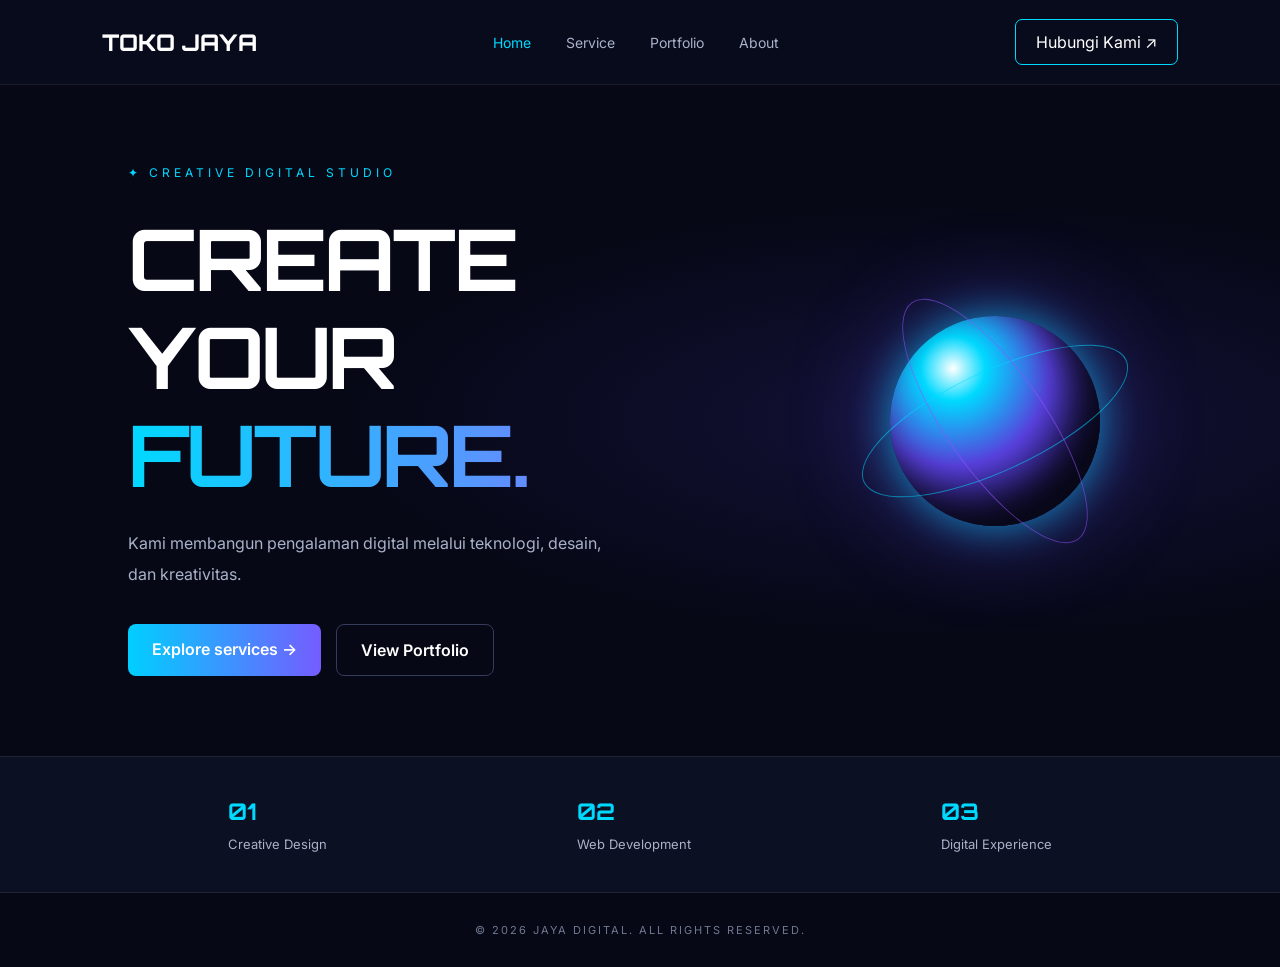
<file: index.html>
<!DOCTYPE html>
<html lang="id">
<head>
    <meta charset="UTF-8">
    <meta name="viewport" content="width=device-width, initial-scale=1.0">

    <title>Jaya Digital | Future Creative</title>

    <link rel="stylesheet" href="style.css">
</head>

<body>

<header class="navbar">
    <a href="index.html" class="logo">
       TOKO JAYA<span></span>
    </a>

    <nav>
        <a href="index.html" class="active">Home</a>
        <a href="layanan.html">Service</a>
        <a href="portfolio.html">Portfolio</a>
        <a href="tentang.html">About</a>
    </nav>

    <a href="kontak.html" class="contact-btn">
        Hubungi Kami ↗
    </a>
</header>

<main>

<section class="hero">

    <div class="hero-content">

        <p class="eyebrow">
            ✦ CREATIVE DIGITAL STUDIO
        </p>

        <h1>
            CREATE YOUR
            <span>FUTURE.</span>
        </h1>

        <p class="description">
            Kami membangun pengalaman digital
            melalui teknologi, desain, dan kreativitas.
        </p>

        <div class="hero-buttons">
            <a href="layanan.html" class="primary-btn">
                Explore services →
            </a>

            <a href="portfolio.html" class="secondary-btn">
                View Portfolio
            </a>
        </div>

    </div>

    <div class="orb-container">
        <div class="orb"></div>
        <div class="orbit orbit-one"></div>
        <div class="orbit orbit-two"></div>
    </div>

</section>

<section class="bottom-info">
    <div>
        <h3>01</h3>
        <p>Creative Design</p>
    </div>

    <div>
        <h3>02</h3>
        <p>Web Development</p>
    </div>

    <div>
        <h3>03</h3>
        <p>Digital Experience</p>
    </div>
</section>

</main>

<footer>
    © 2026 JAYA DIGITAL. ALL RIGHTS RESERVED.
</footer>

<script src="script.js"></script>

</body>
</html>
</file>
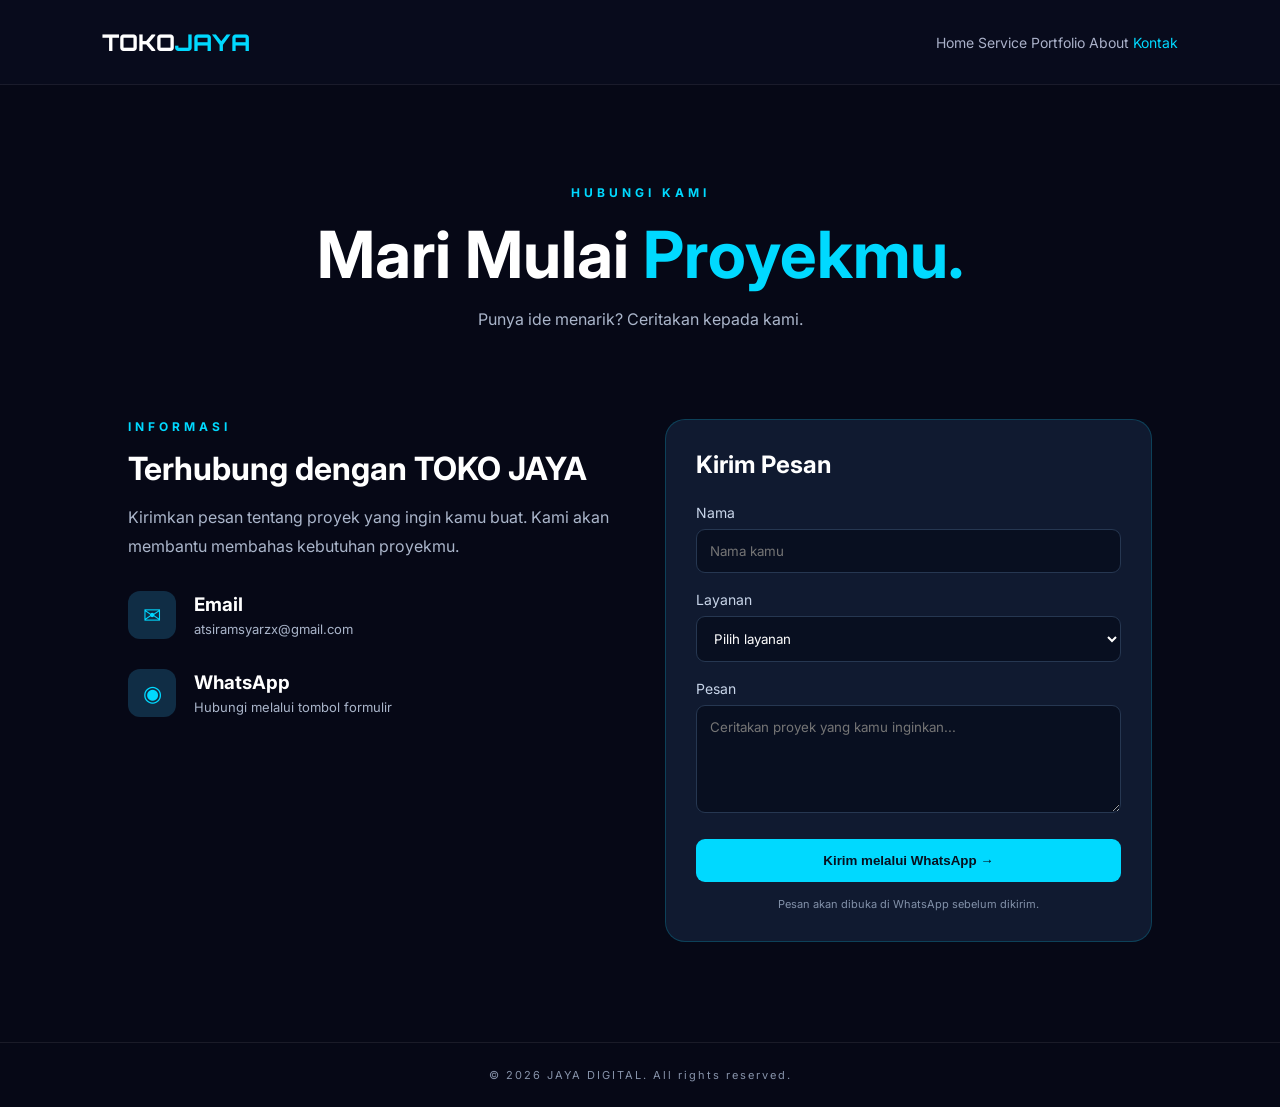
<file: kontak.html>
<!DOCTYPE html>
<html lang="id">
<head>
  <meta charset="UTF-8">
  <meta name="viewport" content="width=device-width, initial-scale=1.0">
  <title>Kontak | TOKO JAYA</title>
  <link rel="stylesheet" href="style.css">
</head>
<body>

  <nav class="navbar">
    <div class="logo">TOKO<span>JAYA</span></div>
    <div class="nav-links">
      <a href="index.html">Home</a>
      <a href="layanan.html">Service</a>
      <a href="portfolio.html">Portfolio</a>
      <a href="tentang.html">About</a>
      <a href="kontak.html" class="active">Kontak</a>
    </div>
  </nav>

  <header class="contact-hero">
    <p class="section-label">HUBUNGI KAMI</p>
    <h1>Mari Mulai <span>Proyekmu.</span></h1>
    <p>Punya ide menarik? Ceritakan kepada kami.</p>
  </header>

  <section class="contact-container">

    <div class="contact-info">
      <p class="section-label">INFORMASI</p>
      <h2>Terhubung dengan TOKO JAYA</h2>
      <p>
        Kirimkan pesan tentang proyek yang ingin kamu buat.
        Kami akan membantu membahas kebutuhan proyekmu.
      </p>

      <div class="contact-item">
        <span>✉</span>
        <div>
          <h3>Email</h3>
          <p>atsiramsyarzx@gmail.com</p>
        </div>
      </div>

      <div class="contact-item">
        <span>◉</span>
        <div>
          <h3>WhatsApp</h3>
          <p>Hubungi melalui tombol formulir</p>
        </div>
      </div>
    </div>

    <form class="contact-form" id="contactForm">
      <h2>Kirim Pesan</h2>

      <label for="nama">Nama</label>
      <input id="nama" type="text" placeholder="Nama kamu" required>

      <label for="layanan">Layanan</label>
      <select id="layanan" required>
        <option value="">Pilih layanan</option>
        <option>Website Development</option>
        <option>Graphic Design</option>
        <option>Video Editing</option>
        <option>Lainnya</option>
      </select>

      <label for="pesan">Pesan</label>
      <textarea id="pesan" rows="5"
        placeholder="Ceritakan proyek yang kamu inginkan..."
        required></textarea>

      <button type="submit">Kirim melalui WhatsApp →</button>
      <p class="form-note">
        Pesan akan dibuka di WhatsApp sebelum dikirim.
      </p>
    </form>

  </section>

  <footer class="portfolio-footer">
    <p>© 2026 JAYA DIGITAL. All rights reserved.</p>
  </footer>

  <script src="script.js"></script>
</body>
</html>
</file>
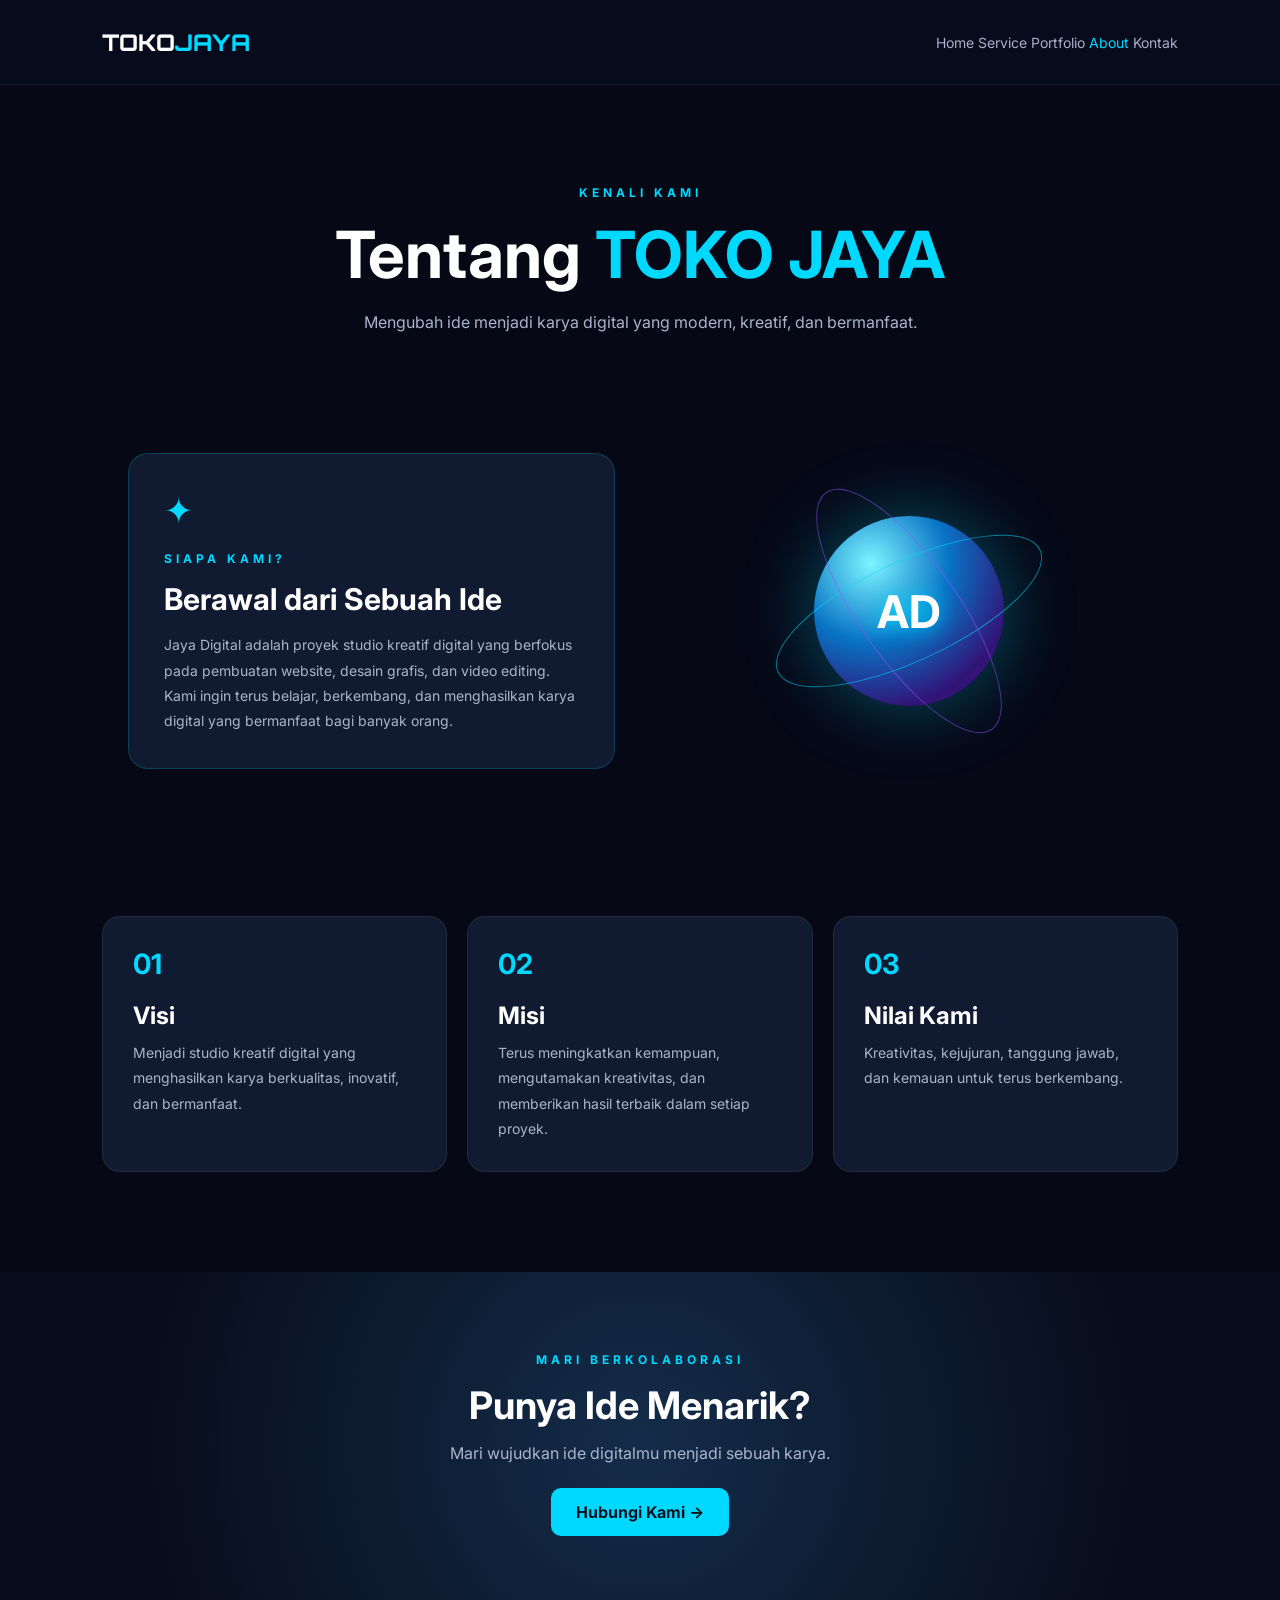
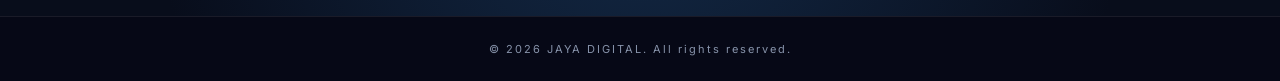
<file: tentang.html>
<!DOCTYPE html>
<html lang="id">
<head>
  <meta charset="UTF-8">
  <meta name="viewport" content="width=device-width, initial-scale=1.0">
  <title>Tentang Kami | TOKO DIGITAL</title>
  <link rel="stylesheet" href="style.css">
</head>

<body>

  <nav class="navbar">
    <div class="logo">TOKO<span>JAYA</span></div>

    <div class="nav-links">
      <a href="index.html">Home</a>
      <a href="layanan.html">Service</a>
      <a href="portfolio.html">Portfolio</a>
      <a href="tentang.html" class="active">About</a>
      <a href="kontak.html">Kontak</a>
    </div>
  </nav>

  <header class="about-hero">
    <p class="section-label">KENALI KAMI</p>
    <h1>Tentang <span>TOKO JAYA</span></h1>
    <p>
      Mengubah ide menjadi karya digital yang modern,
      kreatif, dan bermanfaat.
    </p>
  </header>

  <section class="about-content">

    <div class="about-card">
      <div class="about-icon">✦</div>
      <p class="section-label">SIAPA KAMI?</p>
      <h2>Berawal dari Sebuah Ide</h2>
      <p>
        Jaya Digital adalah proyek studio kreatif digital
        yang berfokus pada pembuatan website, desain grafis,
        dan video editing.
      </p>
      <p>
        Kami ingin terus belajar, berkembang, dan menghasilkan
        karya digital yang bermanfaat bagi banyak orang.
      </p>
    </div>

    <div class="about-visual">
      <div class="about-orb"></div>
      <div class="about-orb-inner">AD</div>
      <div class="orbit orbit-one"></div>
      <div class="orbit orbit-two"></div>
    </div>

  </section>

  <section class="vision-section">
    <div class="vision-card">
      <span>01</span>
      <h2>Visi</h2>
      <p>
        Menjadi studio kreatif digital yang menghasilkan
        karya berkualitas, inovatif, dan bermanfaat.
      </p>
    </div>

    <div class="vision-card">
      <span>02</span>
      <h2>Misi</h2>
      <p>
        Terus meningkatkan kemampuan, mengutamakan kreativitas,
        dan memberikan hasil terbaik dalam setiap proyek.
      </p>
    </div>

    <div class="vision-card">
      <span>03</span>
      <h2>Nilai Kami</h2>
      <p>
        Kreativitas, kejujuran, tanggung jawab,
        dan kemauan untuk terus berkembang.
      </p>
    </div>
  </section>

  <section class="about-cta">
    <p class="section-label">MARI BERKOLABORASI</p>
    <h2>Punya Ide Menarik?</h2>
    <p>Mari wujudkan ide digitalmu menjadi sebuah karya.</p>
    <a href="kontak.html" class="about-button">
      Hubungi Kami →
    </a>
  </section>

  <footer class="portfolio-footer">
    <p>© 2026 JAYA DIGITAL. All rights reserved.</p>
  </footer>

</body>
</html>
</file>
<file: style.css>
@import url('https://fonts.googleapis.com/css2?family=Orbitron:wght@500;700;800&family=Inter:wght@400;500;600;700&display=swap');

* {
    margin: 0;
    padding: 0;
    box-sizing: border-box;
}

body {
    background: #060816;
    color: white;
    font-family: 'Inter', sans-serif;
    overflow-x: hidden;
}

/* NAVBAR */

.navbar {
    height: 85px;
    padding: 0 8%;
    display: flex;
    align-items: center;
    justify-content: space-between;
    background: rgba(10, 13, 32, 0.7);
    backdrop-filter: blur(20px);
    border-bottom: 1px solid #ffffff12;
    position: relative;
    z-index: 10;
}

.logo {
    font-family: 'Orbitron', sans-serif;
    font-size: 23px;
    font-weight: 800;
    color: white;
    text-decoration: none;
}

.logo span {
    color: #00d9ff;
}

nav {
    display: flex;
    gap: 35px;
}

nav a {
    color: #aab1c9;
    text-decoration: none;
    font-size: 14px;
    transition: 0.3s;
}

nav a:hover,
nav a.active {
    color: #00d9ff;
}

.contact-btn {
    color: white;
    text-decoration: none;
    border: 1px solid #00d9ff;
    padding: 12px 20px;
    border-radius: 7px;
    transition: 0.3s;
}

.contact-btn:hover {
    background: #00d9ff;
    color: #060816;
}

/* HERO */

.hero {
    min-height: 650px;
    display: flex;
    align-items: center;
    padding: 80px 10%;
    position: relative;
    background:
        radial-gradient(
            ellipse at 75% 50%,
            #27206b66,
            transparent 45%
        );
}

.hero-content {
    max-width: 650px;
    z-index: 2;
}

.eyebrow {
    color: #00d9ff;
    letter-spacing: 4px;
    font-size: 12px;
    margin-bottom: 30px;
}

.hero h1 {
    font-family: 'Orbitron', sans-serif;
    font-size: clamp(45px, 7vw, 85px);
    line-height: 1.15;
    letter-spacing: -3px;
}

.hero h1 span {
    display: block;
    background: linear-gradient(
        90deg,
        #00d9ff,
        #a15cff
    );

    -webkit-background-clip: text;
    color: transparent;
}

.description {
    color: #aab1c9;
    line-height: 1.9;
    max-width: 480px;
    margin-top: 25px;
}

/* BUTTONS */

.hero-buttons {
    display: flex;
    gap: 15px;
    margin-top: 35px;
    flex-wrap: wrap;
}

.primary-btn,
.secondary-btn {
    padding: 15px 24px;
    border-radius: 8px;
    text-decoration: none;
    font-weight: 600;
    transition: 0.3s;
}

.primary-btn {
    background: linear-gradient(90deg, #00cfff, #755cff);
    color: white;
}

.secondary-btn {
    border: 1px solid #343b5b;
    color: white;
}

.primary-btn:hover,
.secondary-btn:hover {
    transform: translateY(-5px);
}

/* 3D ORB */

.orb-container {
    position: absolute;
    right: 9%;
    top: 50%;
    transform: translateY(-50%);
    width: 340px;
    height: 340px;
    display: grid;
    place-items: center;
}

.orb {
    width: 210px;
    height: 210px;
    border-radius: 50%;

    background:
        radial-gradient(
            circle at 30% 25%,
            #ffffff,
            #00d9ff 15%,
            #5840dc 45%,
            #100c35 75%
        );

    box-shadow:
        0 0 40px #00d9ff99,
        0 0 100px #674cff77,
        inset -20px -20px 40px #080817;

    animation: float 5s ease-in-out infinite;
}

.orbit {
    position: absolute;
    width: 310px;
    height: 110px;
    border: 2px solid #00d9ff88;
    border-radius: 50%;
}

.orbit-one {
    transform: rotate(-25deg);
}

.orbit-two {
    transform: rotate(55deg);
    border-color: #a15cff88;
}

@keyframes float {
    0%, 100% {
        transform: translateY(0);
    }

    50% {
        transform: translateY(-20px);
    }
}

/* INFO */

.bottom-info {
    display: flex;
    justify-content: space-around;
    padding: 40px 8%;
    border-top: 1px solid #ffffff15;
    border-bottom: 1px solid #ffffff15;
    background: #0b1022;
}

.bottom-info h3 {
    color: #00d9ff;
    font-family: 'Orbitron', sans-serif;
    font-size: 23px;
}

.bottom-info p {
    color: #aab1c9;
    margin-top: 10px;
    font-size: 13px;
}

footer {
    text-align: center;
    padding: 30px;
    color: #707991;
    font-size: 11px;
    letter-spacing: 2px;
}

/* MOBILE */

@media (max-width: 850px) {

    .navbar {
        height: auto;
        padding: 20px 5%;
        flex-wrap: wrap;
        gap: 20px;
    }

    nav {
        gap: 15px;
        flex-wrap: wrap;
    }

    .contact-btn {
        display: none;
    }

    .hero {
        padding: 80px 7%;
        min-height: 750px;
        align-items: flex-start;
    }

    .orb-container {
        top: auto;
        bottom: 30px;
        right: 50%;
        transform: translateX(50%);
        width: 250px;
        height: 250px;
    }

    .orb {
        width: 145px;
        height: 145px;
    }

    .orbit {
        width: 230px;
        height: 85px;
    }

    .bottom-info {
        gap: 25px;
        flex-wrap: wrap;
        text-align: center;
    }
}

/* ==========================
   SERVICES PAGE
========================== */

.services-hero {
    min-height: 430px;
    padding: 80px 10%;
    display: flex;
    align-items: center;
    justify-content: space-between;
    gap: 30px;
    background:
        radial-gradient(circle at 80% 50%, #39217a66, transparent 40%),
        #080d1b;
}

.services-hero h1 {
    font-family: 'Orbitron', sans-serif;
    font-size: clamp(40px, 6vw, 65px);
}

.services-hero h1 span {
    display: block;
    color: #00d9ff;
}

.three-box {
    width: 320px;
    height: 320px;
    flex-shrink: 0;
}

#scene3d {
    width: 100%;
    height: 100%;
    display: block;
}

.services-section {
    padding: 80px 8%;
    text-align: center;
    background: #0a1020;
}

.services-section h2 {
    font-family: 'Orbitron', sans-serif;
    font-size: 35px;
    margin: 15px 0;
}

.section-description {
    color: #aab1c9;
    margin-bottom: 45px;
}

.service-grid {
    display: grid;
    grid-template-columns: repeat(3, 1fr);
    gap: 25px;
    max-width: 1150px;
    margin: auto;
}

.service-card {
    padding: 35px 25px;
    background: linear-gradient(145deg, #171e3c, #0d1428);
    border: 1px solid #ffffff18;
    border-radius: 18px;
    text-align: left;
    transition: 0.35s;
    transform-style: preserve-3d;
}

.service-card:hover {
    transform: perspective(900px) rotateX(5deg) rotateY(-5deg) translateY(-10px);
    border-color: #00d9ff;
    box-shadow: 0 15px 40px #00d9ff20;
}

.service-icon {
    width: 55px;
    height: 55px;
    display: grid;
    place-items: center;
    border-radius: 14px;
    color: #00d9ff;
    background: #00d9ff18;
    font-size: 28px;
    margin-bottom: 25px;
}

.service-card h3 {
    font-size: 20px;
    margin-bottom: 15px;
}

.service-card p {
    color: #aab1c9;
    line-height: 1.8;
    min-height: 80px;
}

.service-card h4 {
    color: #00d9ff;
    margin-top: 20px;
    font-size: 17px;
}

.service-card button {
    width: 100%;
    margin-top: 22px;
}

@media (max-width: 850px) {
    .services-hero {
        flex-direction: column;
        align-items: flex-start;
        padding: 65px 7%;
    }

    .three-box {
        width: 100%;
        max-width: 300px;
        height: 280px;
        align-self: center;
    }

    .service-grid {
        grid-template-columns: 1fr;
    }
}

/* PORTFOLIO PAGE */

.portfolio-hero {
  text-align: center;
  padding: 100px 20px 45px;
}

.portfolio-hero h1 {
  font-size: clamp(35px, 6vw, 65px);
  margin: 15px 0;
}

.portfolio-hero h1 span,
.portfolio-section h2 span {
  color: #00d9ff;
}

.portfolio-hero > p:last-child {
  color: #aab5ca;
  max-width: 550px;
  margin: auto;
  line-height: 1.7;
}

.section-label {
  color: #00d9ff;
  letter-spacing: 4px;
  font-size: 12px;
  font-weight: bold;
}

.portfolio-showcase {
  padding: 10px 8% 60px;
}

.portfolio-3d {
  position: relative;
  height: 350px;
  overflow: hidden;
  border: 1px solid rgba(0, 217, 255, 0.25);
  border-radius: 22px;
  background: radial-gradient(circle, #15264b, #070b19 70%);
}

#portfolioScene {
  width: 100%;
  height: 100%;
  display: block;
}

.scene-caption {
  position: absolute;
  bottom: 20px;
  left: 25px;
  color: #00d9ff;
  letter-spacing: 3px;
  font-size: 11px;
}

.portfolio-section {
  padding: 40px 8% 100px;
  text-align: center;
}

.portfolio-section h2 {
  font-size: 38px;
  margin: 12px 0 40px;
}

.portfolio-grid {
  display: grid;
  grid-template-columns: repeat(3, minmax(0, 1fr));
  gap: 25px;
  text-align: left;
}

.portfolio-card {
  overflow: hidden;
  background: #101a30;
  border: 1px solid rgba(255,255,255,0.08);
  border-radius: 18px;
  transition: 0.3s;
}

.portfolio-card:hover {
  transform: translateY(-8px);
  border-color: #00d9ff;
  box-shadow: 0 15px 35px rgba(0,217,255,0.12);
}

.project-preview {
  min-height: 210px;
  display: flex;
  flex-direction: column;
  align-items: center;
  justify-content: center;
  text-align: center;
  padding: 20px;
}

.project-preview span {
  font-size: 12px;
  letter-spacing: 5px;
  color: #00e5ff;
}

.project-preview h3 {
  font-size: 28px;
  margin: 15px 0 5px;
}

.project-preview p {
  color: #c2cce0;
  font-size: 13px;
}

.website-preview {
  background: radial-gradient(circle at top, #174c70, #10152c);
}

.design-preview {
  background: radial-gradient(circle at top, #603b8b, #17132d);
}

.video-preview {
  background: radial-gradient(circle at top, #8b3b66, #211326);
}

.project-info {
  padding: 22px;
}

.project-info > span {
  color: #00d9ff;
  font-size: 10px;
  letter-spacing: 2px;
}

.project-info h3 {
  margin: 12px 0;
}

.project-info p {
  color: #aab5ca;
  font-size: 13px;
  line-height: 1.6;
  min-height: 42px;
}

.project-info button {
  margin-top: 15px;
  padding: 11px 15px;
  background: transparent;
  color: #00d9ff;
  border: 1px solid #00d9ff;
  border-radius: 8px;
  cursor: pointer;
}

.project-info button:hover {
  background: #00d9ff;
  color: #07101f;
}

.portfolio-footer {
  text-align: center;
  padding: 25px;
  color: #8793aa;
  border-top: 1px solid rgba(255,255,255,0.08);
}

@media (max-width: 850px) {
  .portfolio-grid {
    grid-template-columns: repeat(2, minmax(0, 1fr));
  }
}

@media (max-width: 600px) {
  .portfolio-grid {
    grid-template-columns: 1fr;
  }

  .portfolio-showcase {
    padding-left: 5%;
    padding-right: 5%;
  }

  .portfolio-3d {
    height: 260px;
  }
}

/* ABOUT PAGE */

.about-hero {
  text-align: center;
  padding: 100px 20px 60px;
}

.about-hero h1 {
  font-size: clamp(35px, 6vw, 65px);
  margin: 15px 0;
}

.about-hero h1 span {
  color: #00d9ff;
}

.about-hero > p:last-child {
  color: #aab5ca;
  line-height: 1.7;
}

.about-content {
  display: grid;
  grid-template-columns: 1fr 1fr;
  align-items: center;
  gap: 50px;
  padding: 40px 10% 100px;
}

.about-card {
  background: #101a30;
  border: 1px solid rgba(0,217,255,0.2);
  border-radius: 20px;
  padding: 35px;
}

.about-icon {
  font-size: 35px;
  color: #00d9ff;
  margin-bottom: 20px;
}

.about-card h2 {
  font-size: 30px;
  margin: 15px 0;
}

.about-card p:not(.section-label) {
  color: #aab5ca;
  line-height: 1.8;
  font-size: 14px;
}

.about-visual {
  height: 350px;
  position: relative;
  display: flex;
  align-items: center;
  justify-content: center;
}

.about-orb {
  width: 190px;
  height: 190px;
  border-radius: 50%;
  background: radial-gradient(circle at 30% 25%, #7df5ff, #0874c5 40%, #321477 75%);
  box-shadow: 0 0 70px rgba(0,217,255,0.35);
  animation: aboutFloat 4s ease-in-out infinite;
}

.about-orb-inner {
  position: absolute;
  color: white;
  font-size: 45px;
  font-weight: bold;
  text-shadow: 0 0 20px #00d9ff;
}

.orbit {
  position: absolute;
  width: 290px;
  height: 100px;
  border: 1px solid rgba(0,217,255,0.55);
  border-radius: 50%;
  transform: rotate(-25deg);
}

.orbit-two {
  transform: rotate(55deg);
  border-color: rgba(150,80,255,0.55);
}

@keyframes aboutFloat {
  0%, 100% {
    transform: translateY(0);
  }
  50% {
    transform: translateY(-15px);
  }
}

.vision-section {
  display: grid;
  grid-template-columns: repeat(3, 1fr);
  gap: 20px;
  padding: 30px 8% 100px;
}

.vision-card {
  padding: 30px;
  border-radius: 18px;
  background: #101a30;
  border: 1px solid rgba(255,255,255,0.08);
  transition: 0.3s;
}

.vision-card:hover {
  transform: translateY(-8px);
  border-color: #00d9ff;
}

.vision-card span {
  color: #00d9ff;
  font-size: 28px;
  font-weight: bold;
}

.vision-card h2 {
  margin: 20px 0 10px;
}

.vision-card p {
  color: #aab5ca;
  font-size: 14px;
  line-height: 1.8;
}

.about-cta {
  text-align: center;
  padding: 80px 20px;
  background: radial-gradient(circle, #142c4a, #080d1b 75%);
}

.about-cta h2 {
  font-size: 38px;
  margin: 15px 0;
}

.about-cta > p:not(.section-label) {
  color: #aab5ca;
}

.about-button {
  display: inline-block;
  margin-top: 25px;
  padding: 14px 25px;
  border-radius: 10px;
  background: #00d9ff;
  color: #07101f;
  text-decoration: none;
  font-weight: bold;
  transition: 0.3s;
}

.about-button:hover {
  box-shadow: 0 0 25px rgba(0,217,255,0.5);
  transform: translateY(-3px);
}

@media (max-width: 750px) {
  .about-content {
    grid-template-columns: 1fr;
    padding-left: 6%;
    padding-right: 6%;
  }

  .vision-section {
    grid-template-columns: 1fr;
  }
}

/* CONTACT PAGE */

.contact-hero {
  text-align: center;
  padding: 100px 20px 60px;
}

.contact-hero h1 {
  font-size: clamp(35px, 6vw, 65px);
  margin: 15px 0;
}

.contact-hero h1 span {
  color: #00d9ff;
}

.contact-hero > p:last-child {
  color: #aab5ca;
}

.contact-container {
  display: grid;
  grid-template-columns: 1fr 1fr;
  gap: 50px;
  padding: 30px 10% 100px;
  align-items: start;
}

.contact-info h2 {
  font-size: 32px;
  margin: 15px 0;
}

.contact-info > p:not(.section-label) {
  color: #aab5ca;
  line-height: 1.8;
}

.contact-item {
  display: flex;
  align-items: center;
  gap: 18px;
  margin-top: 30px;
}

.contact-item > span {
  width: 48px;
  height: 48px;
  display: grid;
  place-items: center;
  color: #00d9ff;
  background: #102d45;
  border-radius: 12px;
  font-size: 22px;
}

.contact-item p {
  color: #aab5ca;
  font-size: 13px;
  margin-top: 5px;
}

.contact-form {
  background: #101a30;
  padding: 30px;
  border: 1px solid rgba(0,217,255,0.2);
  border-radius: 20px;
}

.contact-form h2 {
  margin-bottom: 25px;
}

.contact-form label {
  display: block;
  margin: 18px 0 8px;
  color: #c8d5e9;
  font-size: 14px;
}

.contact-form input,
.contact-form select,
.contact-form textarea {
  width: 100%;
  padding: 13px;
  color: white;
  background: #080f20;
  border: 1px solid #263751;
  border-radius: 9px;
  outline: none;
  font-family: inherit;
}

.contact-form input:focus,
.contact-form select:focus,
.contact-form textarea:focus {
  border-color: #00d9ff;
}

.contact-form select option {
  background: #101a30;
}

.contact-form textarea {
  resize: vertical;
}

.contact-form button {
  width: 100%;
  margin-top: 22px;
  padding: 14px;
  background: #00d9ff;
  color: #07101f;
  border: none;
  border-radius: 9px;
  font-weight: bold;
  cursor: pointer;
}

.contact-form button:hover {
  box-shadow: 0 0 20px rgba(0,217,255,0.4);
}

.form-note {
  color: #8291a9;
  font-size: 11px;
  margin-top: 15px;
  text-align: center;
}

@media (max-width: 750px) {
  .contact-container {
    grid-template-columns: 1fr;
    padding-left: 6%;
    padding-right: 6%;
  }
}
</file>
